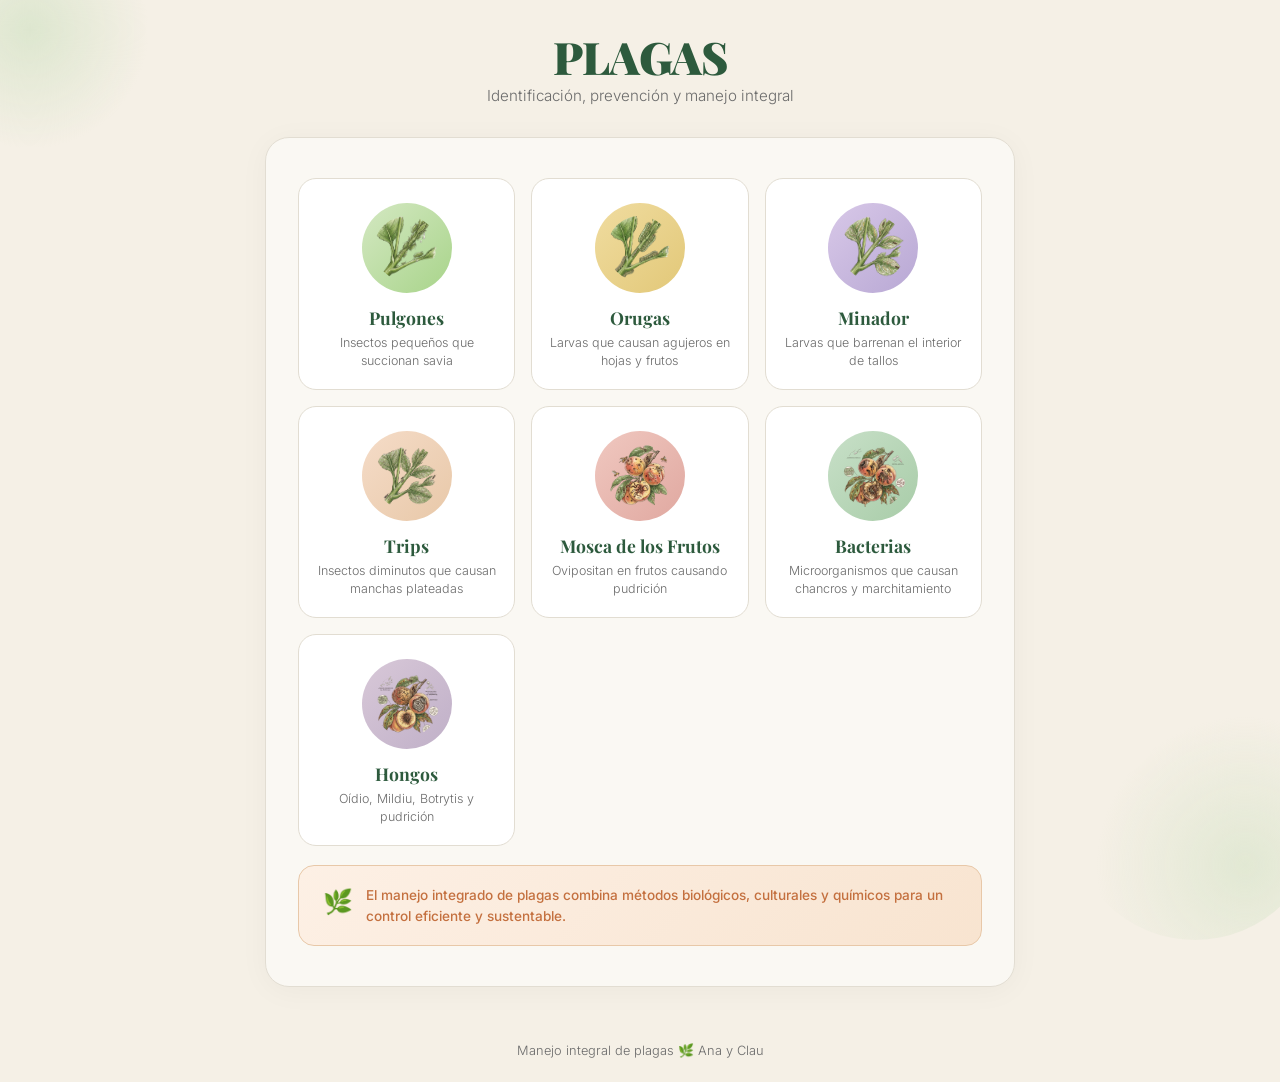
<file: index.html>
<!DOCTYPE html>
<html lang="es">
<head>
  <meta charset="UTF-8">
  <meta name="viewport" content="width=device-width, initial-scale=1.0">
  <title>Manejo integral de plagas 🌿 Ana y Clau</title>
  <link rel="stylesheet" href="css/style.css">
</head>
<body>

  <!-- ==================== INICIO ==================== -->
  <div id="page-inicio" class="page active">
    <header>
      <h1>PLAGAS</h1>
      <p>Identificación, prevención y manejo integral</p>
    </header>
    <div class="main-card">
      <div class="pest-grid">
        <div class="pest-card" onclick="show('pulgones')">
          <div class="pest-card-icon icon-pulgones">
            <img src="img/pulgones.png" alt="Pulgones">
          </div>
          <h3>Pulgones</h3>
          <p>Insectos pequeños que succionan savia</p>
        </div>
        <div class="pest-card" onclick="show('orugas')">
          <div class="pest-card-icon icon-orugas">
            <img src="img/orugas.png" alt="Orugas">
          </div>
          <h3>Orugas</h3>
          <p>Larvas que causan agujeros en hojas y frutos</p>
        </div>
        <div class="pest-card" onclick="show('minador')">
          <div class="pest-card-icon icon-minador">
            <img src="img/minador.png" alt="Minador">
          </div>
          <h3>Minador</h3>
          <p>Larvas que barrenan el interior de tallos</p>
        </div>
        <div class="pest-card" onclick="show('trips')">
          <div class="pest-card-icon icon-trips">
            <img src="img/trips.png" alt="Trips">
          </div>
          <h3>Trips</h3>
          <p>Insectos diminutos que causan manchas plateadas</p>
        </div>
        <div class="pest-card" onclick="show('mosca')">
          <div class="pest-card-icon icon-mosca">
            <img src="img/mosca de fruto.png" alt="Mosca de los frutos">
          </div>
          <h3>Mosca de los Frutos</h3>
          <p>Ovipositan en frutos causando pudrición</p>
        </div>
        <div class="pest-card" onclick="show('bacterias')">
          <div class="pest-card-icon icon-bacterias">
            <img src="img/bacteria.png" alt="Bacterias">
          </div>
          <h3>Bacterias</h3>
          <p>Microorganismos que causan chancros y marchitamiento</p>
        </div>
        <div class="pest-card" onclick="show('hongos')">
          <div class="pest-card-icon icon-hongos">
            <img src="img/hongo.png" alt="Hongos">
          </div>
          <h3>Hongos</h3>
          <p>Oídio, Mildiu, Botrytis y pudrición</p>
        </div>
      </div>
      <div class="terratip">
        <span class="terratip-icon">🌿</span>
        <p class="terratip-text">El manejo integrado de plagas combina métodos biológicos, culturales y químicos para un control eficiente y sustentable.</p>
      </div>
    </div>
    <footer><p>Manejo integral de plagas 🌿 Ana y Clau</p></footer>
  </div>

  <!-- ==================== PULGONES ==================== -->
  <div id="page-pulgones" class="page">
    <header style="position:relative;">
      <a class="back-btn" onclick="show('inicio')">← Volver</a>
      <h1>PULGONES</h1>
    </header>
    <div class="detail-hero" style="background: radial-gradient(circle at 50% 60%, #d4e8c2 0%, transparent 60%);">
      <img src="img/pulgones.png" alt="Ilustración de pulgones">
    </div>
    <div class="detail-content">
      <div class="detail-main-card">
        <div class="info-section">
          <h2><span class="icon">🔍</span> Descripción</h2>
          <p>Insectos pequeños de cuerpo blando, frecuentemente coloniales. Se encuentran en diversas especies y colores. Se reproducen rápidamente y se alimentan succionando la savia de las plantas mediante sus piezas bucales tipo pico.</p>
        </div>
        <div class="info-section">
          <h2><span class="icon">🏡</span> Hábitat</h2>
          <p>Tallos, brotes tiernos y envés de las hojas.</p>
        </div>
        <div class="info-section">
          <h2><span class="icon">⚠️</span> Signos y Síntomas</h2>
          <p>Encrespamiento de hojas, melaza pegajosa, presencia de negrilla (hongo que crece sobre la melaza) y hormigas que acuden a alimentarse de la sustancia azucarada.</p>
          <div class="detail-leaf-damage">
            <img src="img/especimen 1.png" alt="Daño foliar por pulgones">
            <p>Encrespamiento de hojas por alimentación de pulgones</p>
          </div>
        </div>
        <div class="info-section">
          <h2><span class="icon">🔧</span> Manejo Mecánico</h2>
          <p>Chorro de agua a presión para removerlos; poda de brotes infestados.</p>
        </div>
        <div class="info-section">
          <h2><span class="icon">🌱</span> Manejo Cultural</h2>
          <p>Evitar el exceso de fertilizantes nitrogenados; buena ventilación entre plantas.</p>
        </div>
        <div class="info-section">
          <h2><span class="icon">🐞</span> Manejo Biológico / Biopreparados</h2>
          <p>Aplicación de APICHI (efecto repelente e insecticida) o extracto de aguaribay; favorecer depredadores naturales como mariquitas y crisopas.</p>
        </div>
        <div class="info-section">
          <h2><span class="icon">⚗️</span> Manejo Químico</h2>
          <p>Jabón potásico, aceite de neem o piretroides.</p>
        </div>
      </div>
    </div>
    <footer><p>Manejo integral de plagas 🌿 Ana y Clau</p></footer>
  </div>

  <!-- ==================== ORUGAS ==================== -->
  <div id="page-orugas" class="page">
    <header style="position:relative;">
      <a class="back-btn" onclick="show('inicio')">← Volver</a>
      <h1>ORUGAS Y LARVAS</h1>
    </header>
    <div class="detail-hero" style="background: radial-gradient(circle at 50% 60%, #f0dca0 0%, transparent 60%);">
      <img src="img/orugas.png" alt="Ilustración de orugas">
    </div>
    <div class="detail-content">
      <div class="detail-main-card">
        <div class="info-section">
          <h2><span class="icon">🔍</span> Descripción</h2>
          <p>Larvas de lepidópteros de diversos tamaños. Son herbívoras voraces que se alimentan de tejidos vegetales, pasando por varias etapas de crecimiento (instars) antes de pupar.</p>
        </div>
        <div class="info-section">
          <h2><span class="icon">🏡</span> Hábitat</h2>
          <p>Hojas, frutos, flores y tallos.</p>
        </div>
        <div class="info-section">
          <h2><span class="icon">⚠️</span> Signos y Síntomas</h2>
          <p>Mordeduras o agujeros grandes en hojas y frutos, excrementos oscuros (frass) visibles sobre las plantas.</p>
          <div class="detail-leaf-damage">
            <img src="img/especimen 2.png" alt="Daño foliar por orugas">
            <p>Agujeros grandes provocados por la alimentación de orugas</p>
          </div>
        </div>
        <div class="info-section">
          <h2><span class="icon">🔧</span> Manejo Mecánico</h2>
          <p>Recolección manual directa; uso de trampas de luz o feromonas.</p>
        </div>
        <div class="info-section">
          <h2><span class="icon">🌱</span> Manejo Cultural</h2>
          <p>Rotación de cultivos; eliminación de restos de cosechas anteriores.</p>
        </div>
        <div class="info-section">
          <h2><span class="icon">🐞</span> Manejo Biológico / Biopreparados</h2>
          <p>APICHI (actúa como repelente de adultos/oviposición e irritante) o Bacillus thuringiensis (BT).</p>
        </div>
        <div class="info-section">
          <h2><span class="icon">⚗️</span> Manejo Químico</h2>
          <p>Insecticidas selectivos para larvas.</p>
        </div>
      </div>
    </div>
    <footer><p>Manejo integral de plagas 🌿 Ana y Clau</p></footer>
  </div>

  <!-- ==================== MINADOR ==================== -->
  <div id="page-minador" class="page">
    <header style="position:relative;">
      <a class="back-btn" onclick="show('inicio')">← Volver</a>
      <h1>MINADOR DE TALLOS</h1>
    </header>
    <div class="detail-hero" style="background: radial-gradient(circle at 50% 60%, #d8c8e8 0%, transparent 60%);">
      <img src="img/minador.png" alt="Ilustración de minador">
    </div>
    <div class="detail-content">
      <div class="detail-main-card">
        <div class="info-section">
          <h2><span class="icon">🔍</span> Descripción</h2>
          <p>Larvas de dípteros (moscas) o coleópteros (escarabajos) que se introducen en el tejido vegetal, creando galerías o túneles mientras se alimentan. Su presencia es difícil de detectar externamente hasta que los daños son severos.</p>
        </div>
        <div class="info-section">
          <h2><span class="icon">🏡</span> Hábitat</h2>
          <p>Interior de los tallos y ramas.</p>
        </div>
        <div class="info-section">
          <h2><span class="icon">⚠️</span> Signos y Síntomas</h2>
          <p>Agujeros de entrada en el tallo, marchitamiento de brotes, serrín visible (excrementos de larvas).</p>
          <div class="detail-leaf-damage">
            <img src="img/especimen 2.png" alt="Daño foliar por minador">
            <p>Galerías serpenteantes visibles en el tejido foliar</p>
          </div>
        </div>
        <div class="info-section">
          <h2><span class="icon">🔧</span> Manejo Mecánico</h2>
          <p>Poda y destrucción de los tallos o ramas afectadas.</p>
        </div>
        <div class="info-section">
          <h2><span class="icon">🌱</span> Manejo Cultural</h2>
          <p>Utilizar variedades resistentes; eliminar hierbas adventicias hospedantes.</p>
        </div>
        <div class="info-section">
          <h2><span class="icon">🐞</span> Manejo Biológico / Biopreparados</h2>
          <p>Aplicación preventiva de extracto de aguaribay o APICHI (para evitar la postura de huevos en la superficie).</p>
        </div>
        <div class="info-section">
          <h2><span class="icon">⚗️</span> Manejo Químico</h2>
          <p>Insecticidas sistémicos (solo en fases iniciales).</p>
        </div>
      </div>
    </div>
    <footer><p>Manejo integral de plagas 🌿 Ana y Clau</p></footer>
  </div>

  <!-- ==================== TRIPS ==================== -->
  <div id="page-trips" class="page">
    <header style="position:relative;">
      <a class="back-btn" onclick="show('inicio')">← Volver</a>
      <h1>TRIPS</h1>
    </header>
    <div class="detail-hero" style="background: radial-gradient(circle at 50% 60%, #f5dcc8 0%, transparent 60%);">
      <img src="img/trips.png" alt="Ilustración de trips">
    </div>
    <div class="detail-content">
      <div class="detail-main-card">

        <div class="info-section">
          <h2><span class="icon">🔍</span> Descripción</h2>
          <p>Insectos diminutos y alargados (1-2 mm), de color gris, amarillo o marrón. Poseen alas con flecos de cerdas. Se alimentan raspando la superficie de los tejidos y succionando el contenido celular.</p>
        </div>
        <div class="info-section">
          <h2><span class="icon">🏡</span> Hábitat</h2>
          <p>Flores, envés de las hojas y frutos jóvenes.</p>
        </div>
        <div class="info-section">
          <h2><span class="icon">⚠️</span> Signos y Síntomas</h2>
          <p>Manchas plateadas/grises en las hojas con puntos negros (excrementos), deformación de tejidos.</p>
          <div class="detail-leaf-damage">
            <img src="img/especimen 2.png" alt="Daño foliar por trips">
            <p>Manchas plateadas y necrosis por alimentación de trips</p>
          </div>
        </div>
        <div class="info-section">
          <h2><span class="icon">🔧</span> Manejo Mecánico</h2>
          <p>Colocación de trampas cromotrópicas azules.</p>
        </div>
        <div class="info-section">
          <h2><span class="icon">🌱</span> Manejo Cultural</h2>
          <p>Eliminación de malas hierbas y restos vegetales alrededor del cultivo.</p>
        </div>
        <div class="info-section">
          <h2><span class="icon">🐞</span> Manejo Biológico / Biopreparados</h2>
          <p>APICHI y extracto de aguaribay (por su efecto insecticida/repelente); depredadores como Orius o ácaros.</p>
        </div>
        <div class="info-section">
          <h2><span class="icon">⚗️</span> Manejo Químico</h2>
          <p>Jabón potásico con aceite de neem o químicos autorizados.</p>
        </div>
      </div>
    </div>
    <footer><p>Manejo integral de plagas 🌿 Ana y Clau</p></footer>
  </div>

  <!-- ==================== MOSCA ==================== -->
  <div id="page-mosca" class="page">
    <header style="position:relative;">
      <a class="back-btn" onclick="show('inicio')">← Volver</a>
      <h1>MOSCA DE LOS FRUTOS</h1>
    </header>
    <div class="detail-hero" style="background: radial-gradient(circle at 50% 60%, #f0c8c0 0%, transparent 60%);">
      <img src="img/mosca de fruto.png" alt="Ilustración de mosca de los frutos">
    </div>
    <div class="detail-content">
      <div class="detail-main-card">
        <div class="info-section">
          <h2><span class="icon">🔍</span> Descripción</h2>
          <p>Dípteros de tamaño mediano con alas patronadas (con bandas o manchas). Las hembras depositan sus huevos dentro del fruto mediante un ovipositor, donde las larvas se alimentan de la pulpa.</p>
        </div>
        <div class="info-section">
          <h2><span class="icon">🏡</span> Hábitat</h2>
          <p>Frutos en proceso de maduración.</p>
        </div>
        <div class="info-section">
          <h2><span class="icon">⚠️</span> Signos y Síntomas</h2>
          <p>Picaduras visibles en la piel del fruto, pudrición interna y caída prematura.</p>
          <div class="detail-leaf-damage">
            <img src="img/especimen 1.png" alt="Daño en fruto por mosca">
            <p>Picaduras de oviposición y pudrición interna del fruto</p>
          </div>
        </div>
        <div class="info-section">
          <h2><span class="icon">🔧</span> Manejo Mecánico</h2>
          <p>Trampas cromotrópicas amarillas o trampas de mosquero con atrayentes.</p>
        </div>
        <div class="info-section">
          <h2><span class="icon">🌱</span> Manejo Cultural</h2>
          <p>Recoger y destruir frutos caídos o infectados; embolsado de frutos.</p>
        </div>
        <div class="info-section">
          <h2><span class="icon">🐞</span> Manejo Biológico / Biopreparados</h2>
          <p>APICHI o extracto de aguaribay pulverizado perimetralmente como repelente alimentario/de oviposición.</p>
        </div>
        <div class="info-section">
          <h2><span class="icon">⚗️</span> Manejo Químico</h2>
          <p>Cebos alimenticios envenenados o pulverizaciones dirigidas.</p>
        </div>
      </div>
    </div>
    <footer><p>Manejo integral de plagas 🌿 Ana y Clau</p></footer>
  </div>

  <!-- ==================== BACTERIAS ==================== -->
  <div id="page-bacterias" class="page">
    <header style="position:relative;">
      <a class="back-btn" onclick="show('inicio')">← Volver</a>
      <h1>BACTERIAS</h1>
    </header>
    <div class="detail-hero" style="background: radial-gradient(circle at 50% 60%, #c8e0c8 0%, transparent 60%);">
      <img src="img/bacteria.png" alt="Ilustración de bacterias">
    </div>
    <div class="detail-content">
      <div class="detail-main-card">
        <h1 class="detail-title">Bacterias</h1>
        <div class="info-section">
          <h2><span class="icon">🔍</span> Descripción</h2>
          <p>Microorganismos procariotas patógenos como Pseudomonas, Xanthomonas y Erwinia. Se multiplican rápidamente en condiciones de alta humedad y temperaturas cálidas, colonizando el sistema vascular o tejidos superficiales.</p>
        </div>
        <div class="info-section">
          <h2><span class="icon">🏡</span> Hábitat</h2>
          <p>Sistema vascular, estomas o heridas en tejidos vegetales.</p>
        </div>
        <div class="info-section">
          <h2><span class="icon">⚠️</span> Signos y Síntomas</h2>
          <p>Chancros, marchitamiento rápido, manchas acuosas en hojas, exudados bacterianos.</p>
          <div class="detail-leaf-damage">
            <img src="img/especimen 2.png" alt="Daño foliar por bacterias">
            <p>Manchas necróticas y exudados causados por bacterias</p>
          </div>
        </div>
        <div class="info-section">
          <h2><span class="icon">🔧</span> Manejo Mecánico</h2>
          <p>Eliminación y quema/desecho de plantas o partes severamente infectadas.</p>
        </div>
        <div class="info-section">
          <h2><span class="icon">🌱</span> Manejo Cultural</h2>
          <p>Desinfección estricta de herramientas de poda; evitar el riego por aspersión.</p>
        </div>
        <div class="info-section">
          <h2><span class="icon">🐞</span> Manejo Biológico / Biopreparados</h2>
          <p>Biopreparados con cola de caballo (refuerza la pared celular) combinados con Bacillus subtilis.</p>
        </div>
        <div class="info-section">
          <h2><span class="icon">⚗️</span> Manejo Químico</h2>
          <p>Tratamientos cúpricos (cobre) de carácter preventivo.</p>
        </div>
      </div>
    </div>
    <footer><p>Manejo integral de plagas 🌿 Ana y Clau</p></footer>
  </div>

  <!-- ==================== HONGOS ==================== -->
  <div id="page-hongos" class="page">
    <header style="position:relative;">
      <a class="back-btn" onclick="show('inicio')">← Volver</a>
      <h1>HONGOS</h1>
    </header>
    <div class="detail-hero" style="background: radial-gradient(circle at 50% 60%, #d8c8d8 0%, transparent 60%);">
      <img src="img/hongo.png" alt="Ilustración de hongos">
    </div>
    <div class="detail-content">
      <div class="detail-main-card">
        
        <div class="info-section">
          <h2><span class="icon">🔍</span> Descripción</h2>
          <p>Organismos fitopatógenos que incluyen Oídio, Mildiu, Botrytis, Fusarium y muchas otras especies. Se propagan mediante esporas y prosperan en condiciones de alta humedad, temperatura moderada y falta de ventilación.</p>
        </div>
        <div class="info-section">
          <h2><span class="icon">🏡</span> Hábitat</h2>
          <p>Hojas, tallos, raíces y frutos (especialmente con alta humedad).</p>
        </div>
        <div class="info-section">
          <h2><span class="icon">⚠️</span> Signos y Síntomas</h2>
          <p>Polvo blanco/gris, manchas foliares, pudrición de raíces o cuello, moho visible.</p>
          <div class="detail-leaf-damage">
            <img src="img/especimen 2.png" alt="Daño foliar por hongos">
            <p>Manchas y pudrición causadas por hongos fitopatógenos</p>
          </div>
        </div>
        <div class="info-section">
          <h2><span class="icon">🔧</span> Manejo Mecánico</h2>
          <p>Poda de partes afectadas; mejora de la circulación de aire entre plantas.</p>
        </div>
        <div class="info-section">
          <h2><span class="icon">🌱</span> Manejo Cultural</h2>
          <p>Evitar el encharcamiento; regar en la base sin mojar el follaje; distanciar plantas.</p>
        </div>
        <div class="info-section">
          <h2><span class="icon">🐞</span> Manejo Biológico / Biopreparados</h2>
          <p>Decocción de cola de caballo (fungicida rico en sílice que fortalece la cutícula) o Trichoderma spp.</p>
        </div>
        <div class="info-section">
          <h2><span class="icon">⚗️</span> Manejo Químico</h2>
          <p>Fungicidas preventivos o curativos (cobre, azufre o sistémicos).</p>
        </div>
      </div>
    </div>
    <footer><p>Manejo integral de plagas 🌿 Ana y Clau</p></footer>
  </div>

  <script>
    function show(section) {
      document.querySelectorAll('.page').forEach(p => p.classList.remove('active'));
      document.getElementById('page-' + section).classList.add('active');
      window.scrollTo(0, 0);
      history.pushState({page: section}, '', '#' + section);
    }

    // Manejar botón atrás del navegador
    window.addEventListener('popstate', function(e) {
      if (e.state && e.state.page) {
        document.querySelectorAll('.page').forEach(p => p.classList.remove('active'));
        document.getElementById('page-' + e.state.page).classList.add('active');
        window.scrollTo(0, 0);
      } else {
        // Si no hay estado, volver al inicio
        document.querySelectorAll('.page').forEach(p => p.classList.remove('active'));
        document.getElementById('page-inicio').classList.add('active');
        window.scrollTo(0, 0);
      }
    });

    // Cargar estado inicial desde URL
    window.addEventListener('DOMContentLoaded', function() {
      var hash = window.location.hash.slice(1);
      if (hash && document.getElementById('page-' + hash)) {
        show(hash);
        history.replaceState({page: hash}, '', '#' + hash);
      }
    });

    // Prevenir navegación en botones "volver"
    document.querySelectorAll('.back-btn').forEach(function(btn) {
      btn.addEventListener('click', function(e) {
        e.preventDefault();
        show('inicio');
      });
    });
  </script>
</body>
</html>
</file>
<file: css/style.css>
@import url('https://fonts.googleapis.com/css2?family=Playfair+Display:wght@400;700;900&family=Inter:wght@300;400;500;600&display=swap');

* {
  margin: 0;
  padding: 0;
  box-sizing: border-box;
}

:root {
  --bg: #f5f0e6;
  --card-bg: #faf8f3;
  --card-border: #e2ddd2;
  --green-dark: #2d5a3d;
  --green-mid: #4a7c59;
  --green-sage: #7a9a6c;
  --green-light: #c5ddb8;
  --terracotta: #c4703f;
  --terracotta-light: #e8a87c;
  --brown: #8b6914;
  --text: #3d3d3d;
  --text-light: #6b6b6b;
  --white: #ffffff;
}

body {
  font-family: 'Inter', sans-serif;
  background: var(--bg);
  color: var(--text);
  min-height: 100vh;
  position: relative;
  overflow-x: hidden;
}

/* ===== DECORATIVE LEAVES ===== */
body::before,
body::after {
  content: '';
  position: fixed;
  pointer-events: none;
  z-index: 0;
}

body::before {
  top: -30px;
  left: -30px;
  width: 200px;
  height: 200px;
  background: radial-gradient(circle at 30% 30%, #c5ddb8 0%, transparent 60%);
  opacity: 0.5;
  border-radius: 50%;
}

body::after {
  bottom: -40px;
  right: -40px;
  width: 250px;
  height: 250px;
  background: radial-gradient(circle at 70% 70%, #c5ddb8 0%, transparent 60%);
  opacity: 0.4;
  border-radius: 50%;
}

/* ===== HEADER ===== */
header {
  background: transparent;
  color: var(--text);
  padding: 2rem 2rem 1rem;
  text-align: center;
  position: relative;
  z-index: 1;
}

.header-tag {
  display: inline-flex;
  align-items: center;
  gap: 0.5rem;
  font-family: 'Inter', sans-serif;
  font-size: 0.75rem;
  font-weight: 600;
  letter-spacing: 3px;
  text-transform: uppercase;
  color: var(--terracotta);
  margin-bottom: 0.5rem;
}

.header-tag::before,
.header-tag::after {
  content: '🌿';
  font-size: 0.8rem;
}

header h1 {
  font-family: 'Playfair Display', serif;
  font-size: 2.8rem;
  font-weight: 900;
  color: var(--green-dark);
  letter-spacing: -1px;
  line-height: 1.1;
}

header p {
  font-size: 0.95rem;
  color: var(--text-light);
  margin-top: 0.3rem;
  font-weight: 300;
}

/* ===== BACK BUTTON ===== */
.back-btn {
  display: inline-flex;
  align-items: center;
  gap: 0.4rem;
  background: var(--card-bg);
  color: var(--green-dark);
  text-decoration: none;
  padding: 0.5rem 1rem;
  border-radius: 25px;
  font-size: 0.85rem;
  font-weight: 500;
  border: 1px solid var(--card-border);
  transition: all 0.3s;
  position: absolute;
  left: 2rem;
  top: 2rem;
}

.back-btn:hover {
  background: var(--green-dark);
  color: var(--white);
  border-color: var(--green-dark);
}

/* ===== MAIN CARD CONTAINER ===== */
.main-card {
  max-width: 750px;
  margin: 1rem auto 2rem;
  background: var(--card-bg);
  border: 1px solid var(--card-border);
  border-radius: 24px;
  padding: 2.5rem 2rem;
  position: relative;
  z-index: 1;
  box-shadow: 0 4px 30px rgba(0,0,0,0.04);
}

/* ===== GRID CARDS ===== */
.pest-grid {
  display: grid;
  grid-template-columns: repeat(auto-fill, minmax(200px, 1fr));
  gap: 1rem;
}

.pest-card {
  background: var(--white);
  border: 1px solid var(--card-border);
  border-radius: 18px;
  overflow: hidden;
  text-decoration: none;
  color: inherit;
  cursor: pointer;
  transition: all 0.3s ease;
  display: flex;
  flex-direction: column;
  align-items: center;
  padding: 1.5rem 1rem 1.2rem;
  text-align: center;
}

.pest-card:hover {
  transform: translateY(-5px);
  box-shadow: 0 12px 35px rgba(45, 90, 61, 0.1);
  border-color: var(--green-sage);
}

.pest-card-icon {
  width: 90px;
  height: 90px;
  border-radius: 50%;
  display: flex;
  align-items: center;
  justify-content: center;
  margin-bottom: 0.8rem;
  transition: transform 0.3s;
}

.pest-card:hover .pest-card-icon {
  transform: scale(1.08);
}

.pest-card h3 {
  font-family: 'Playfair Display', serif;
  font-size: 1.1rem;
  font-weight: 700;
  color: var(--green-dark);
  margin-bottom: 0.3rem;
}

.pest-card p {
  font-size: 0.78rem;
  color: var(--text-light);
  line-height: 1.45;
  font-weight: 300;
}

/* Icon background colors */
.icon-pulgones { background: linear-gradient(135deg, #d4e8c2, #a8d48a); }
.icon-orugas { background: linear-gradient(135deg, #f0dca0, #e2c878); }
.icon-minador { background: linear-gradient(135deg, #d8c8e8, #b8a8d4); }
.icon-trips { background: linear-gradient(135deg, #f5dcc8, #e8c8a8); }
.icon-mosca { background: linear-gradient(135deg, #f0c8c0, #e0a8a0); }
.icon-bacterias { background: linear-gradient(135deg, #c8e0c8, #a8cca8); }
.icon-hongos { background: linear-gradient(135deg, #d8c8d8, #c0b0c8); }

/* ===== TERRATIP BOX ===== */
.terratip {
  background: linear-gradient(135deg, #fdf0e5, #f8e4d0);
  border: 1px solid #e8c8a8;
  border-radius: 16px;
  padding: 1.2rem 1.5rem;
  margin-top: 1.2rem;
  display: flex;
  align-items: flex-start;
  gap: 0.8rem;
}

.terratip-icon {
  font-size: 1.5rem;
  flex-shrink: 0;
  margin-top: 0.1rem;
}

.terratip-text {
  font-size: 0.85rem;
  color: var(--terracotta);
  font-weight: 500;
  line-height: 1.5;
}

.terratip-text strong {
  font-weight: 700;
}

/* ===== DETAIL PAGE ===== */
.detail-hero {
  width: 100%;
  height: 300px;
  display: flex;
  align-items: center;
  justify-content: center;
  position: relative;
  z-index: 1;
}

.detail-hero::after {
  content: '';
  position: absolute;
  bottom: 0;
  left: 0;
  right: 0;
  height: 80px;
  background: linear-gradient(transparent, var(--bg));
}

.detail-content {
  max-width: 750px;
  margin: -3rem auto 2rem;
  padding: 0 1.5rem;
  position: relative;
  z-index: 2;
}

.detail-main-card {
  background: var(--card-bg);
  border: 1px solid var(--card-border);
  border-radius: 24px;
  padding: 2.5rem 2rem;
  box-shadow: 0 4px 30px rgba(0,0,0,0.04);
}

.detail-title {
  font-family: 'Playfair Display', serif;
  font-size: 2.2rem;
  font-weight: 900;
  color: var(--green-dark);
  text-align: center;
  margin-bottom: 0.2rem;
}

.detail-subtitle {
  text-align: center;
  color: var(--text-light);
  font-style: italic;
  font-size: 0.9rem;
  margin-bottom: 2rem;
  font-weight: 300;
}

/* ===== INFO SECTIONS ===== */
.info-section {
  padding: 1.2rem 0;
}

.info-section + .info-section {
  border-top: 1px solid var(--card-border);
}

.info-section h2 {
  font-family: 'Playfair Display', serif;
  font-size: 1.05rem;
  font-weight: 700;
  color: var(--green-dark);
  margin-bottom: 0.5rem;
  display: flex;
  align-items: center;
  gap: 0.5rem;
}

.info-section h2 .icon {
  font-size: 1rem;
  flex-shrink: 0;
}

.info-section p {
  color: var(--text);
  line-height: 1.7;
  font-size: 0.92rem;
  font-weight: 300;
  padding-left: 1.6rem;
}

/* ===== PEST IMAGES ===== */
.pest-card-icon img {
  width: 65px;
  height: 65px;
  object-fit: cover;
  border-radius: 50%;
}

.detail-hero img {
  max-width: 80%;
  max-height: 260px;
  object-fit: contain;
  filter: drop-shadow(0 8px 24px rgba(0,0,0,0.12));
  position: relative;
  z-index: 1;
}

.detail-leaf-damage {
  margin-top: 1.5rem;
  text-align: center;
}

.detail-leaf-damage img {
  max-width: 260px;
  max-height: 200px;
  object-fit: contain;
  filter: drop-shadow(0 4px 12px rgba(0,0,0,0.1));
  border-radius: 12px;
}

.detail-leaf-damage p {
  font-size: 0.8rem;
  color: var(--text-light);
  font-style: italic;
  margin-top: 0.5rem;
}

/* ===== FOOTER ===== */
footer {
  text-align: center;
  padding: 1.5rem;
  color: var(--text-light);
  font-size: 0.8rem;
  font-weight: 300;
  position: relative;
  z-index: 1;
}

/* ===== SPA SECTIONS ===== */
.page {
  display: none;
}

.page.active {
  display: block;
  animation: fadeIn 0.3s ease;
}

@keyframes fadeIn {
  from { opacity: 0; transform: translateY(10px); }
  to { opacity: 1; transform: translateY(0); }
}

/* ===== RESPONSIVE ===== */
@media (max-width: 600px) {
  header h1 { font-size: 2rem; }
  .main-card { margin: 1rem; padding: 1.5rem 1.2rem; }
  .pest-grid { grid-template-columns: repeat(2, 1fr); gap: 0.8rem; }
  .pest-card { padding: 1.2rem 0.8rem 1rem; }
  .pest-card-icon { width: 70px; height: 70px; }
  .detail-title { font-size: 1.7rem; }
  .detail-main-card { padding: 1.5rem 1.2rem; }
  .info-section p { padding-left: 0; }
  .back-btn { position: static; margin-bottom: 1rem; display: inline-flex; }
  .detail-hero { height: 220px; }
}
</file>
